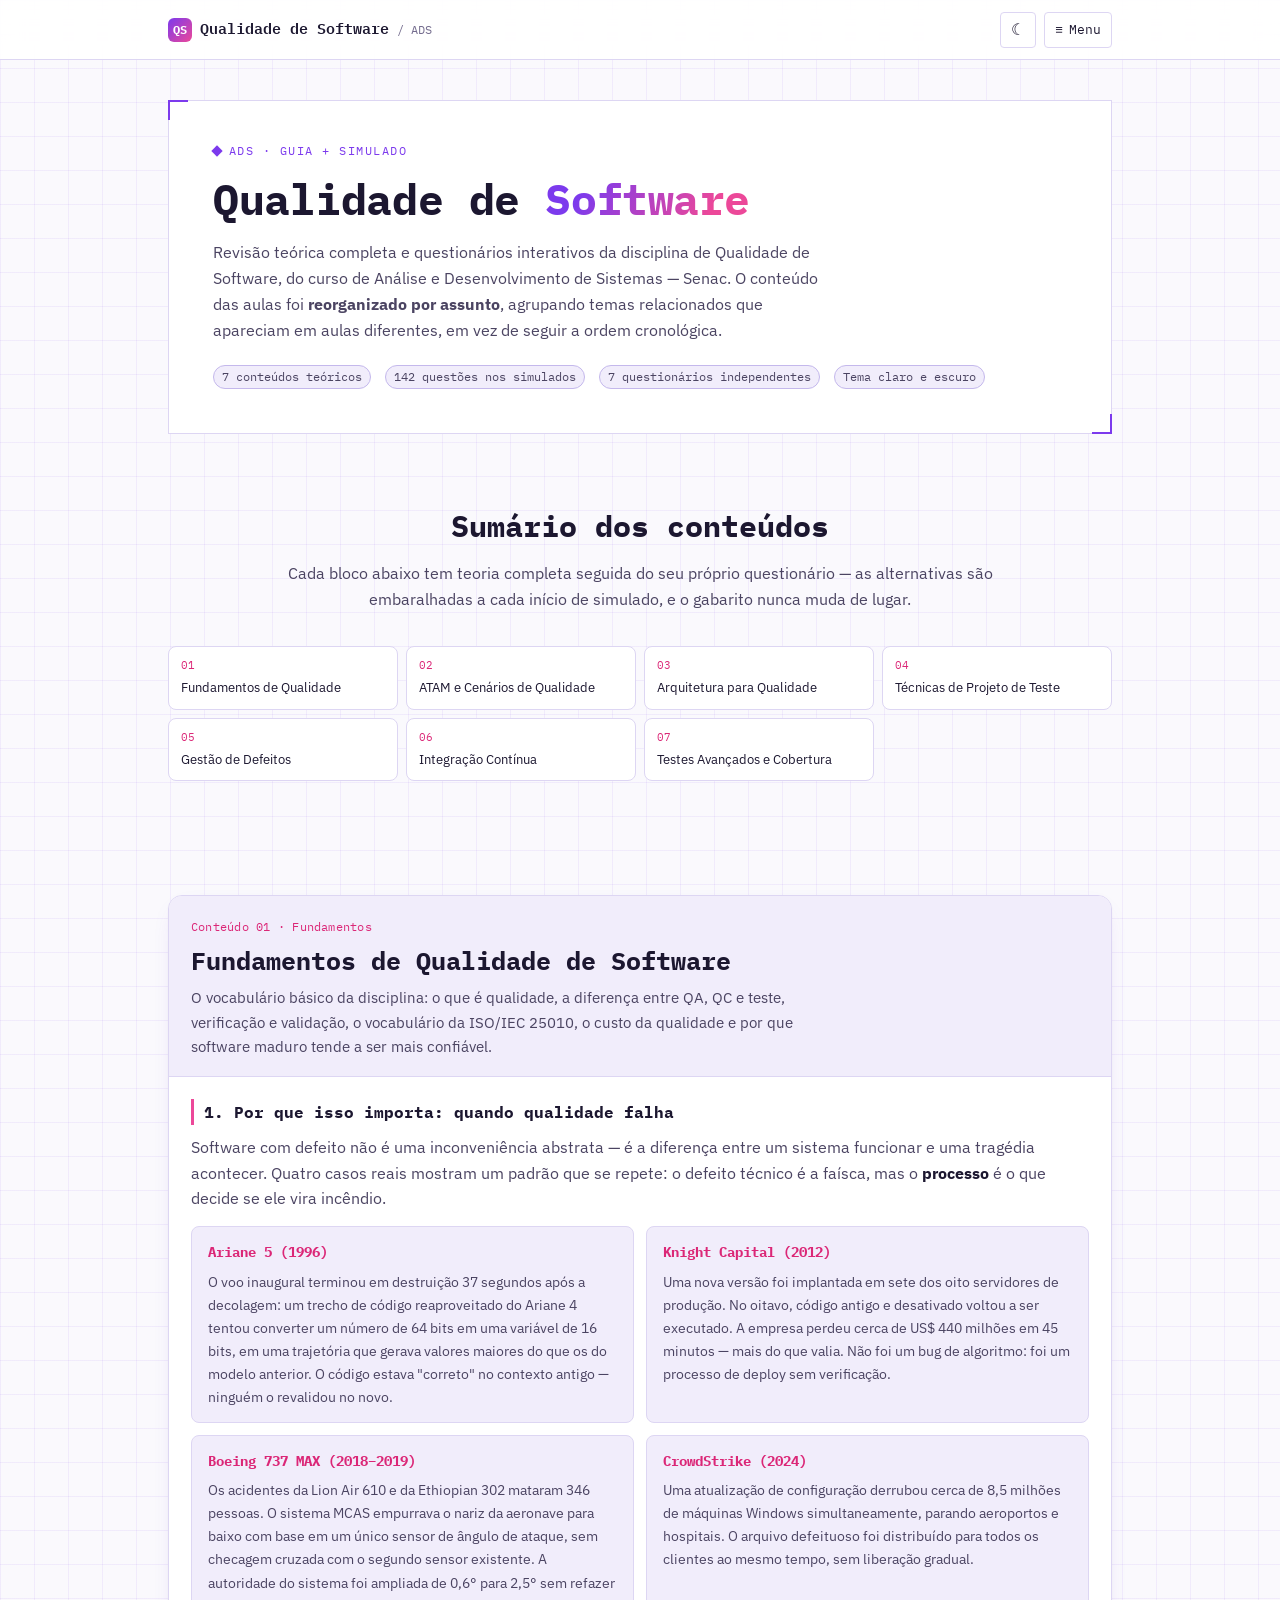
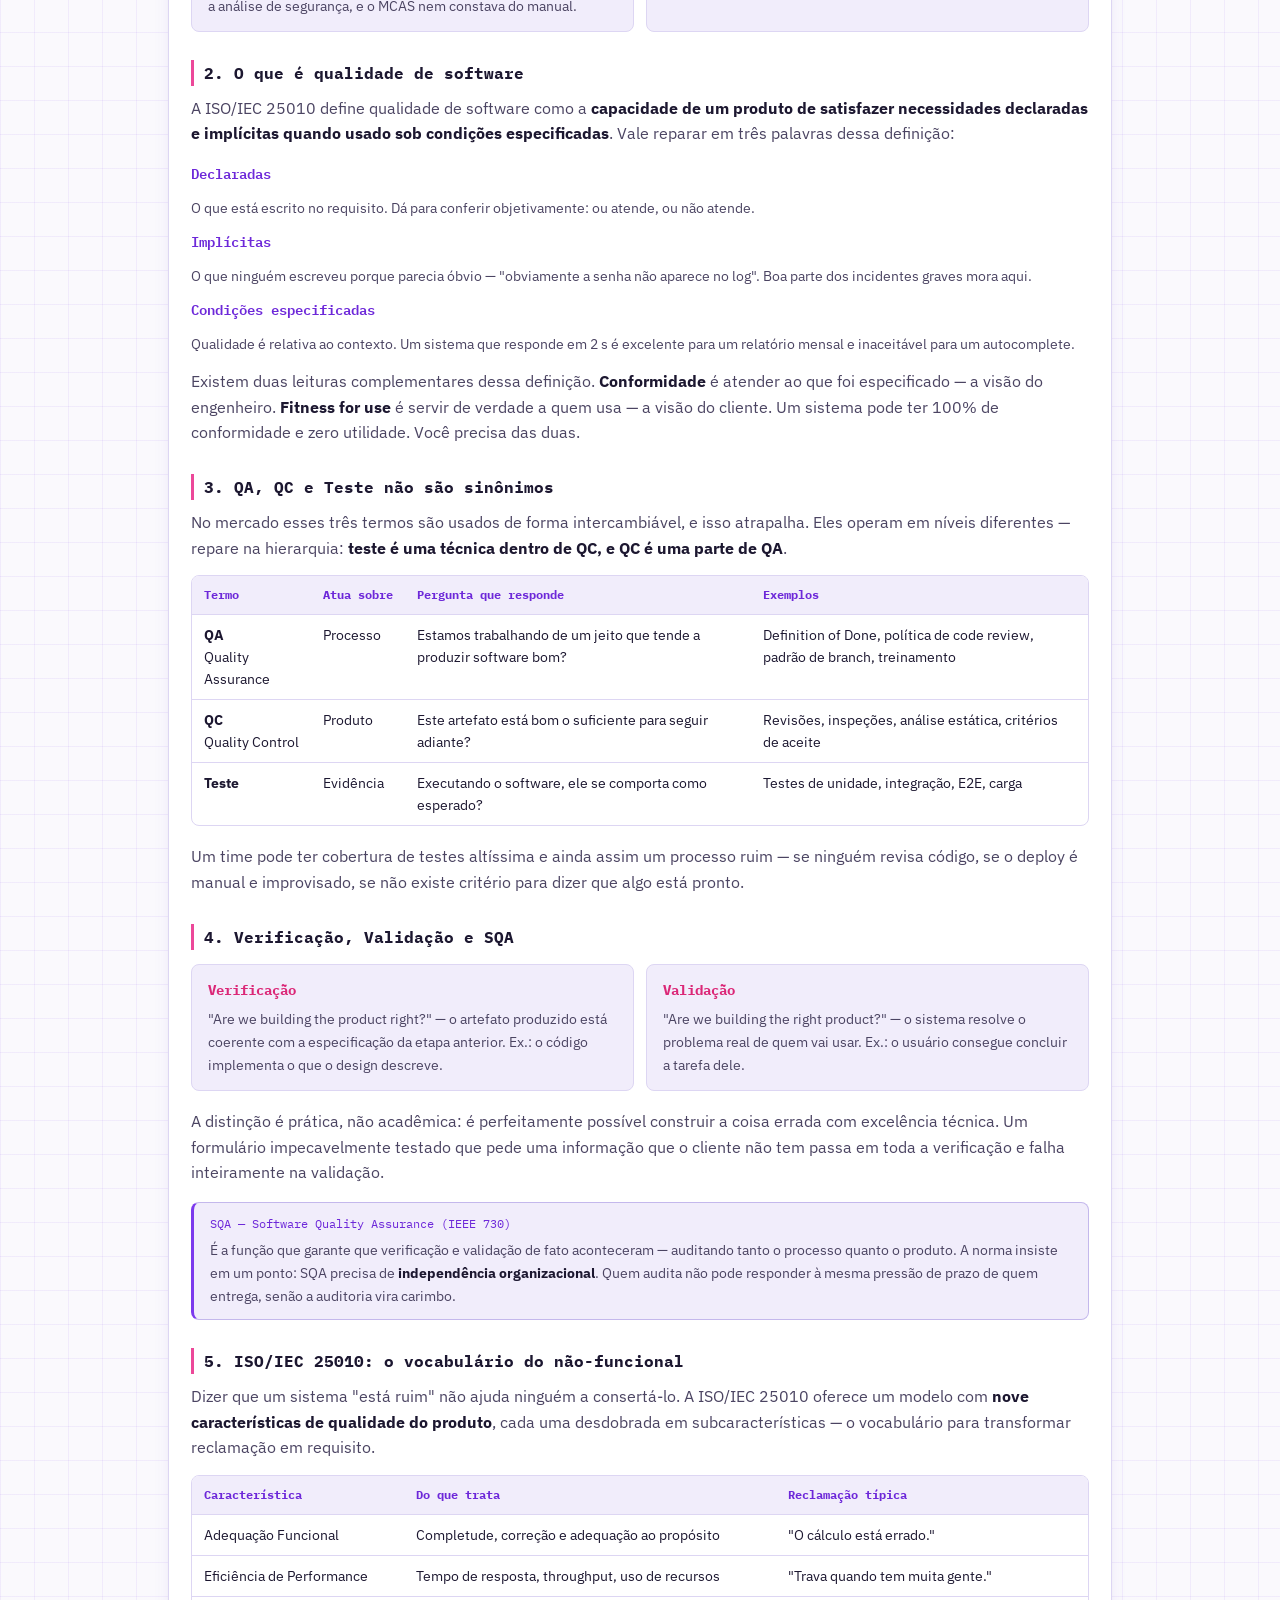
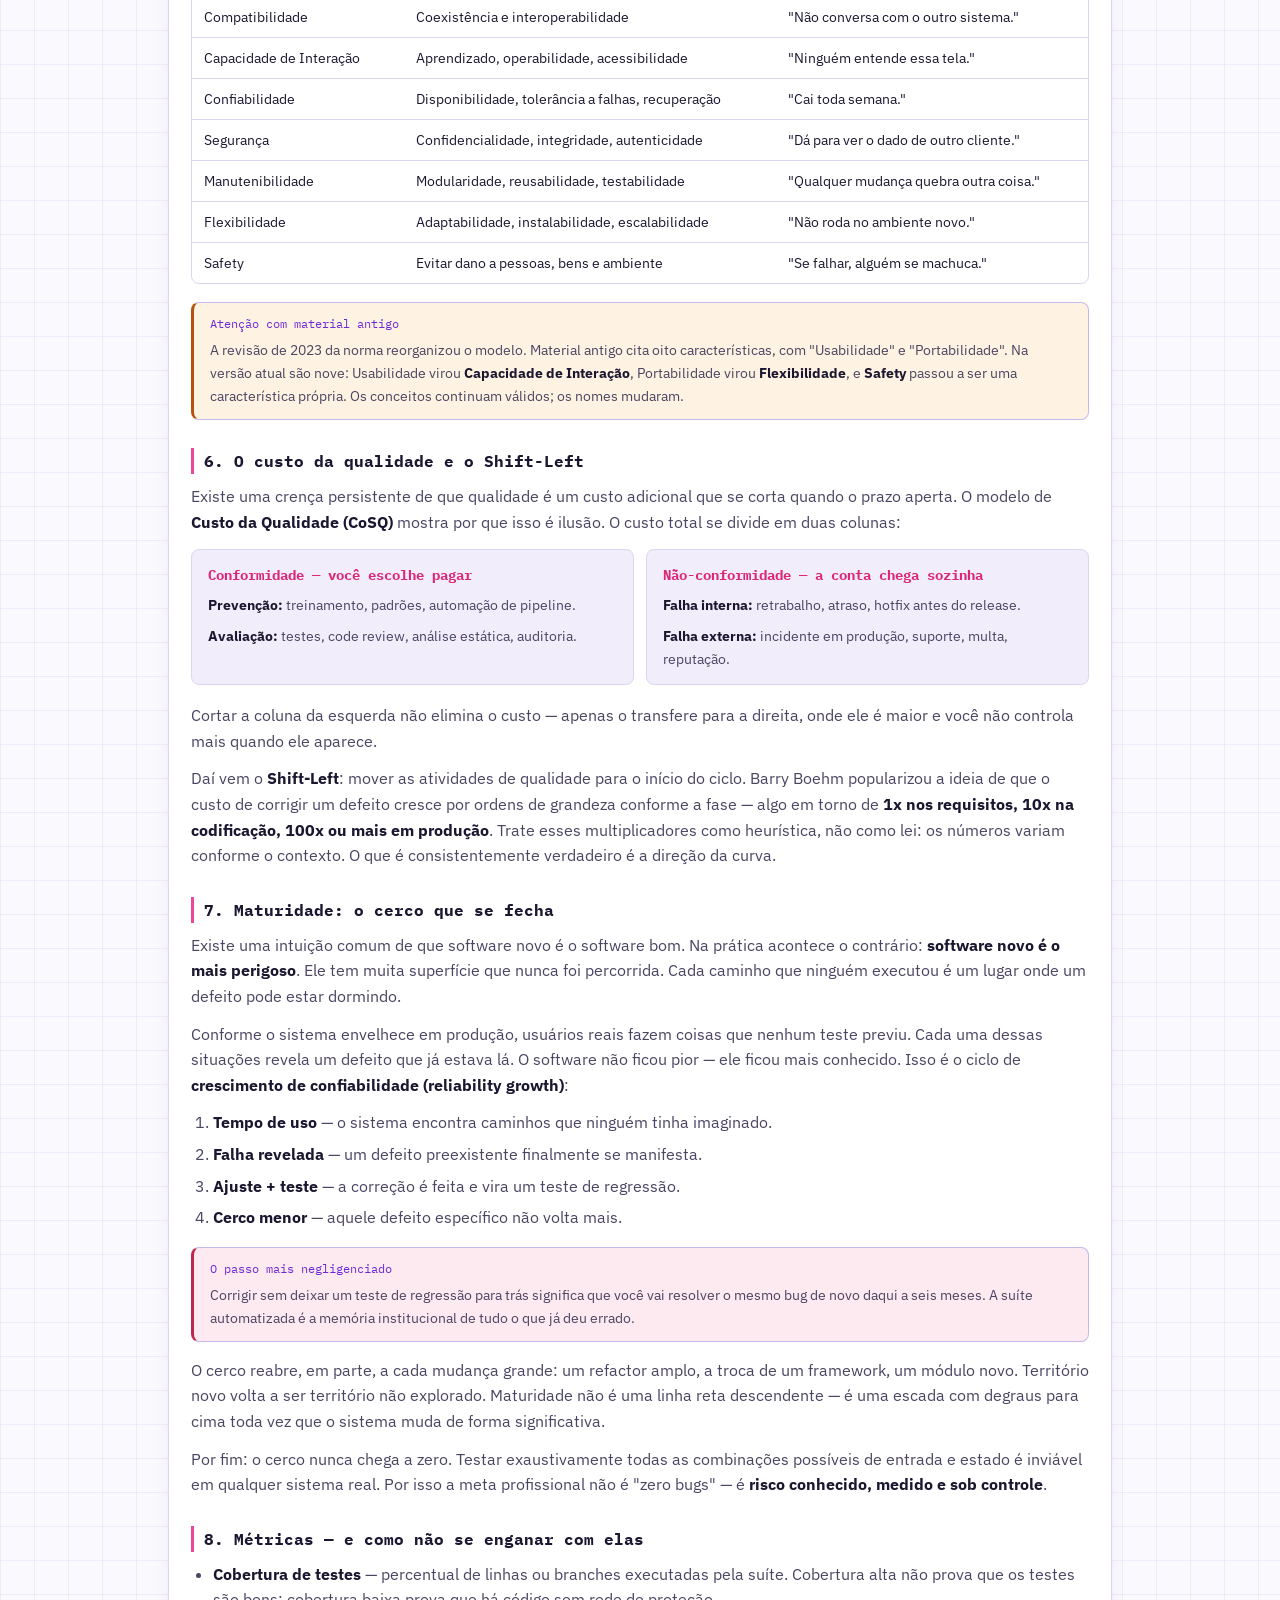
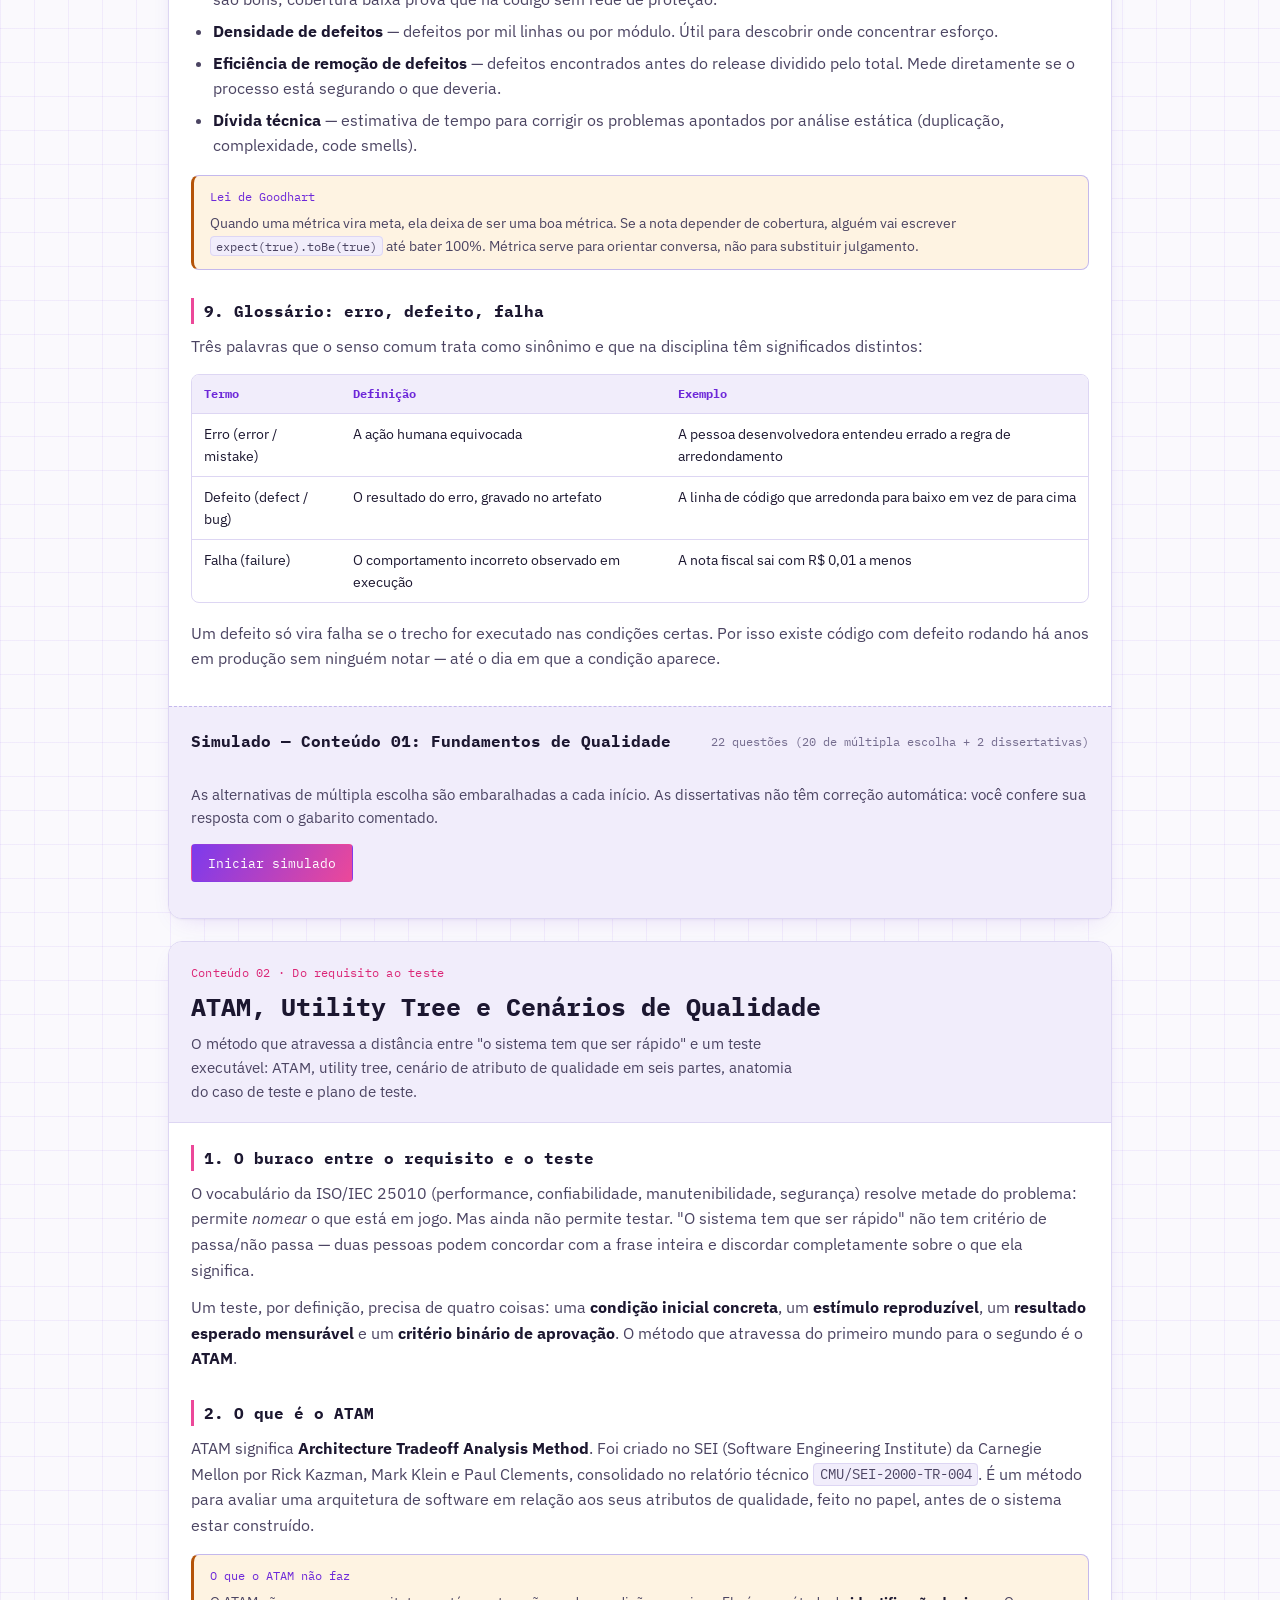
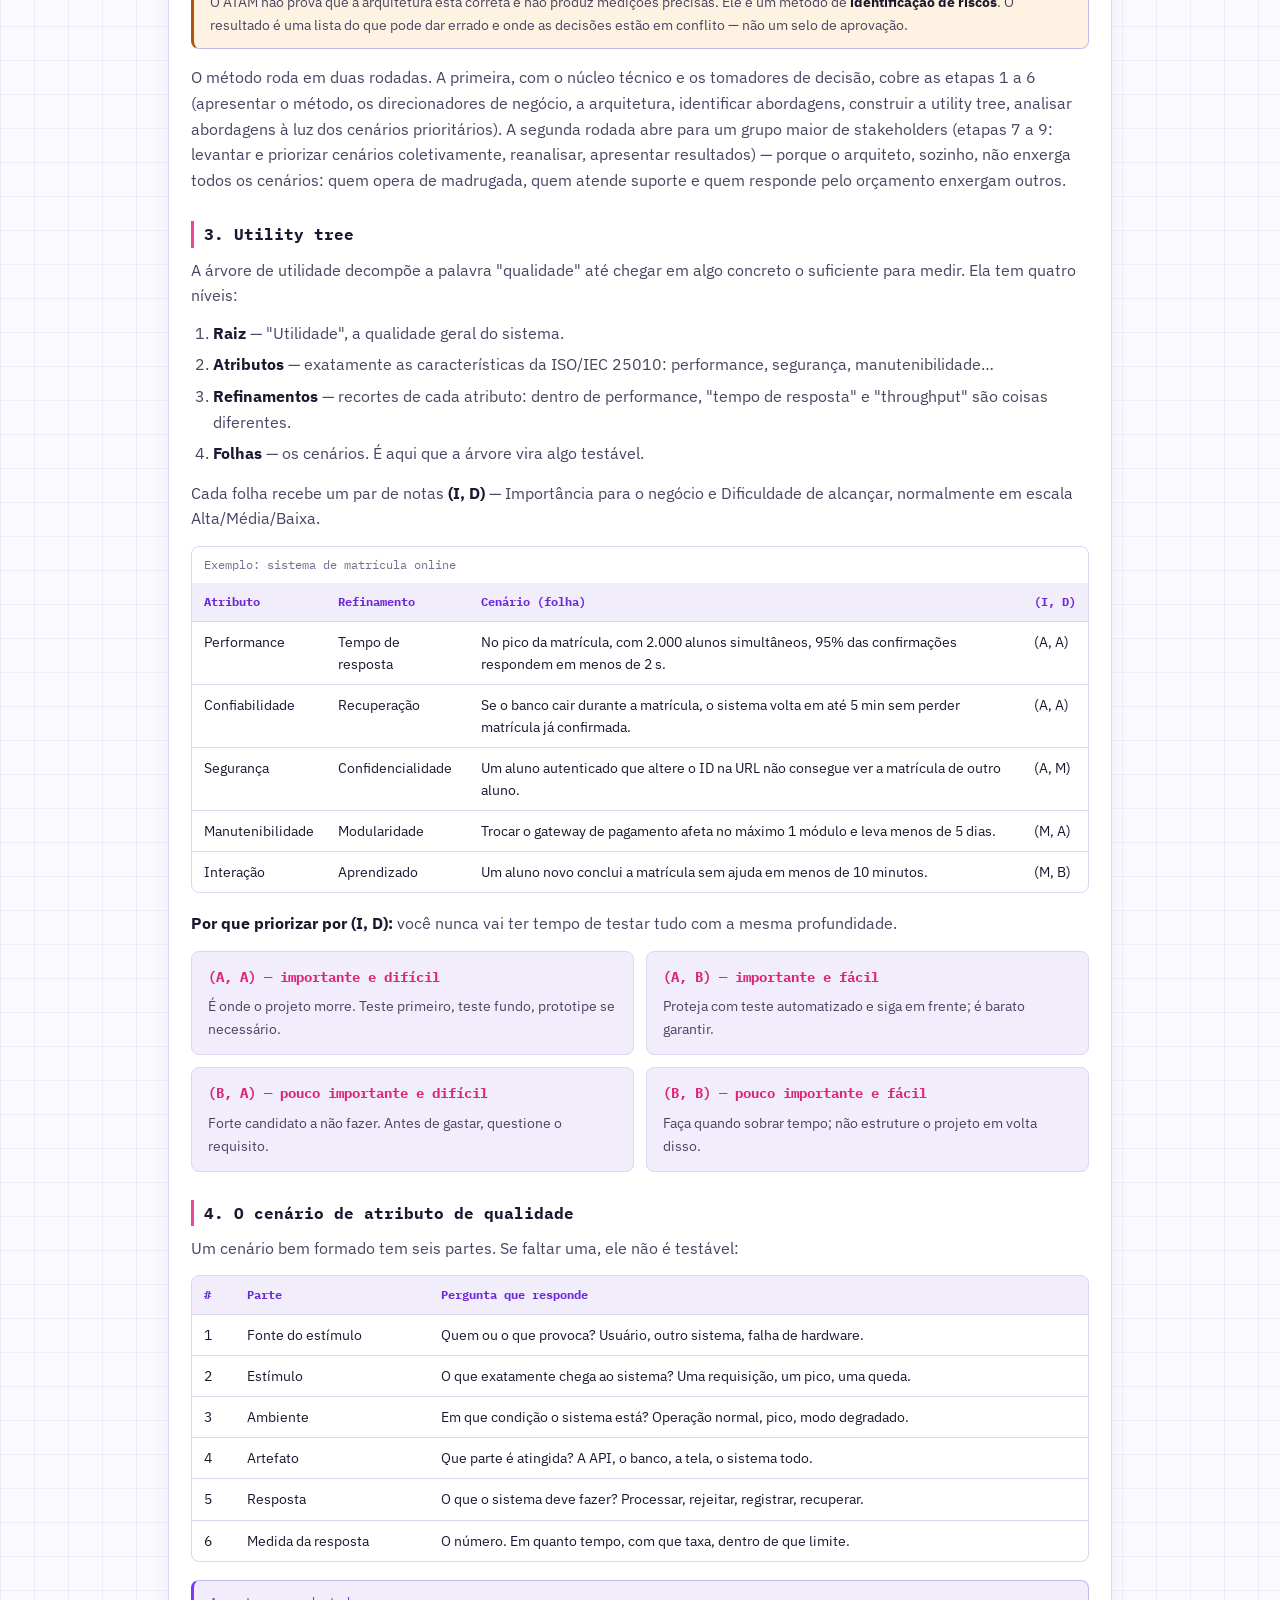
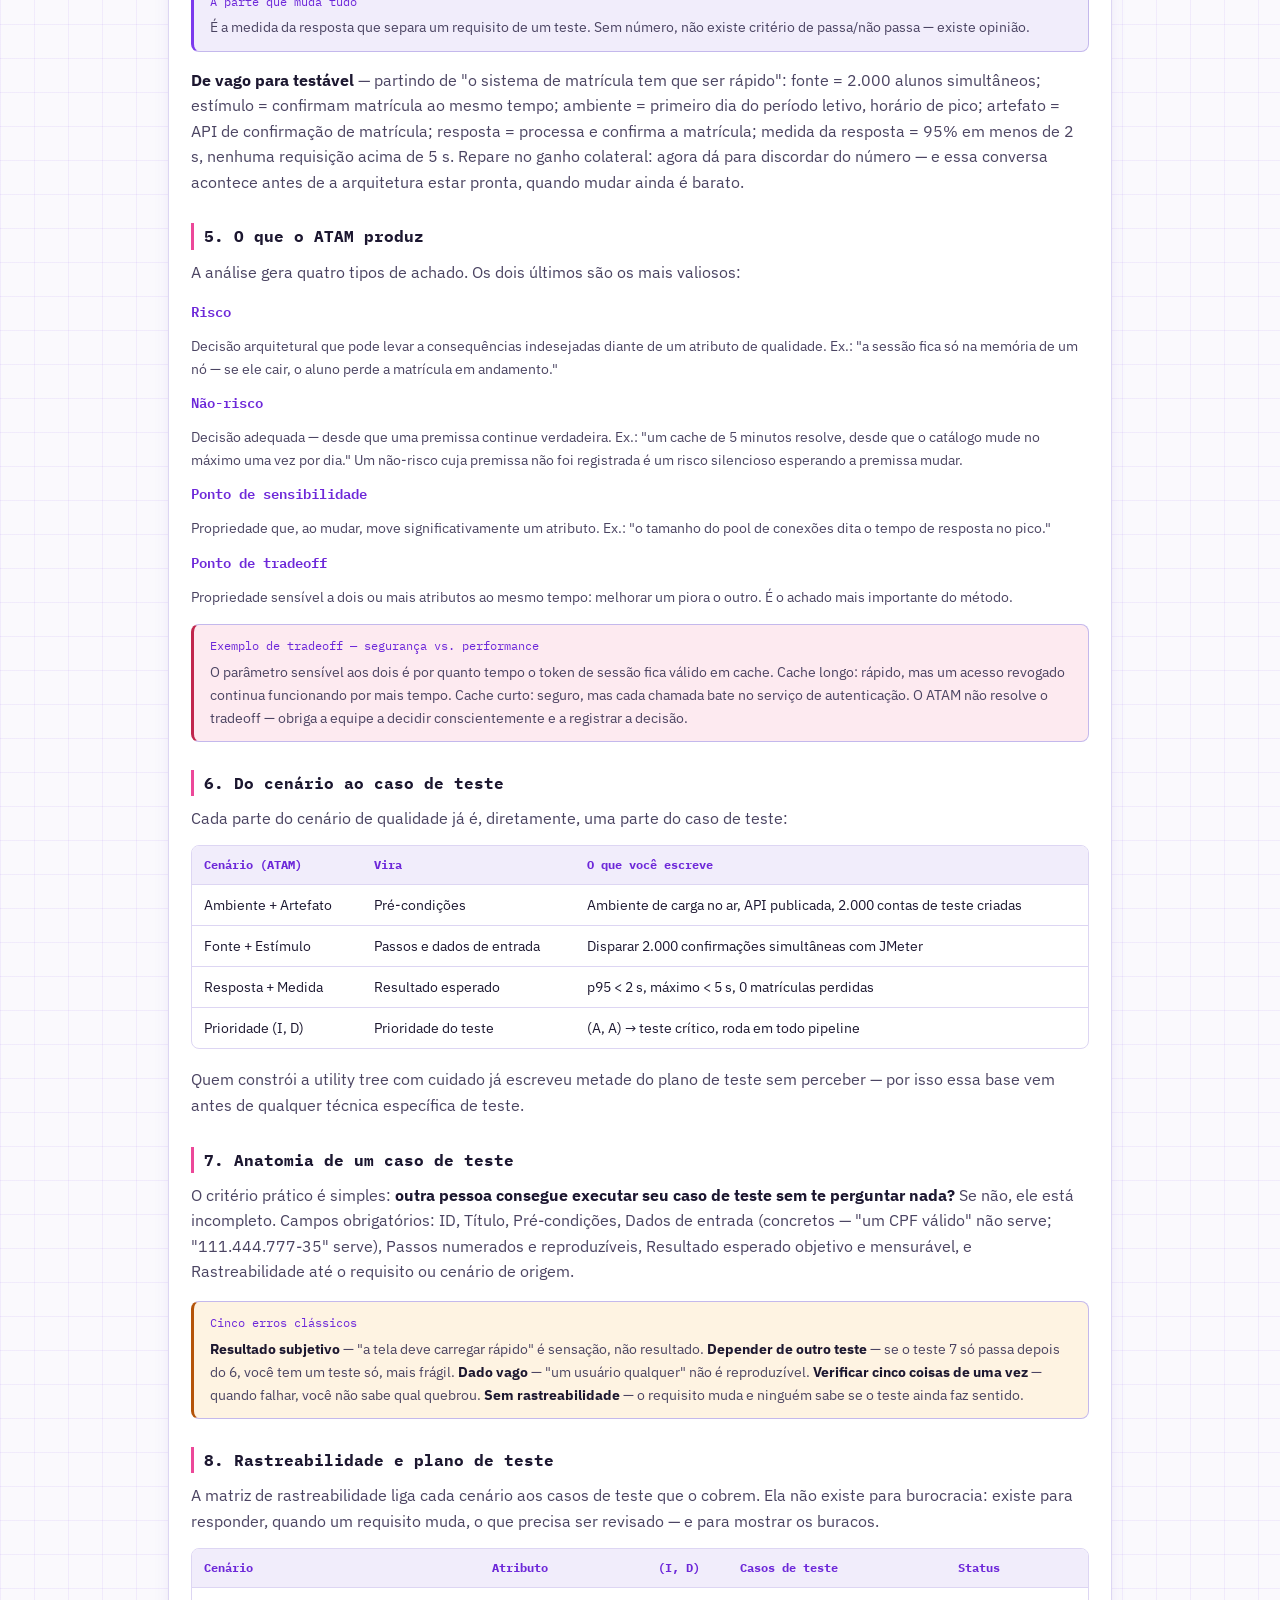
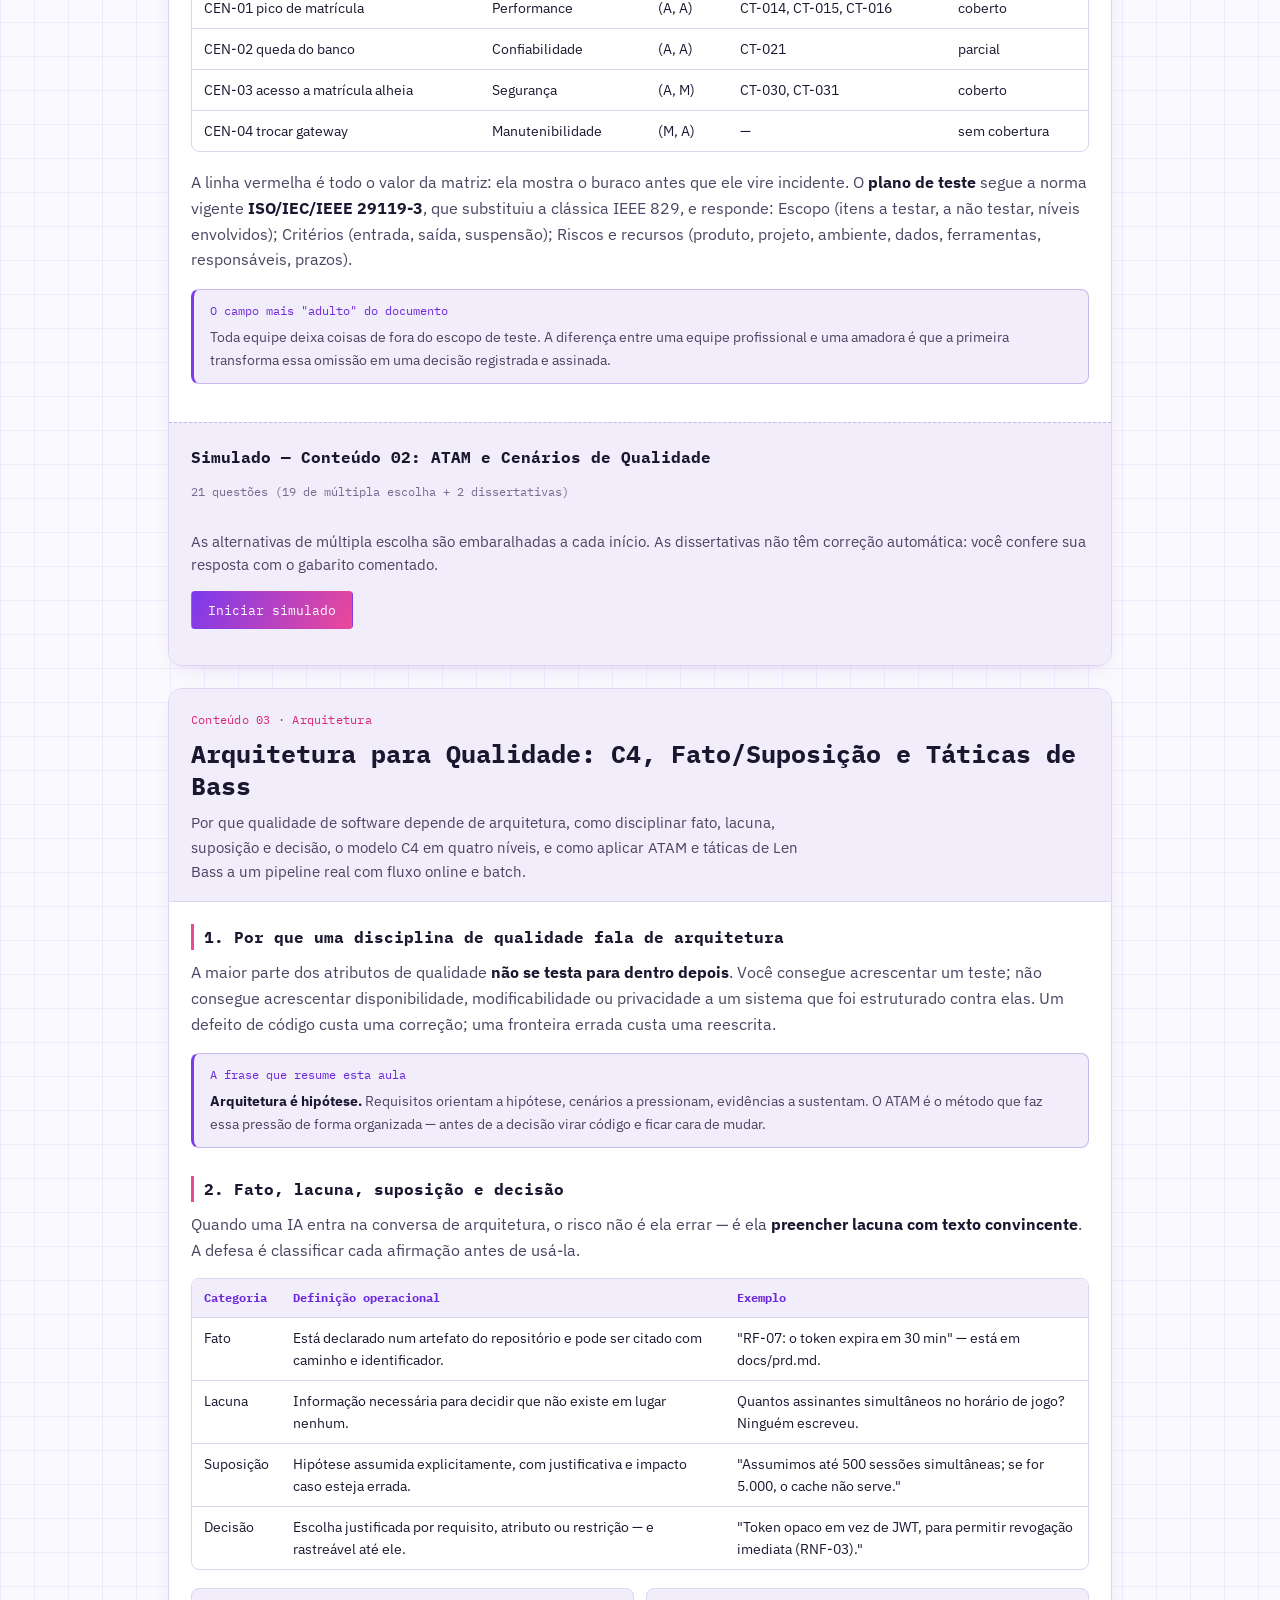
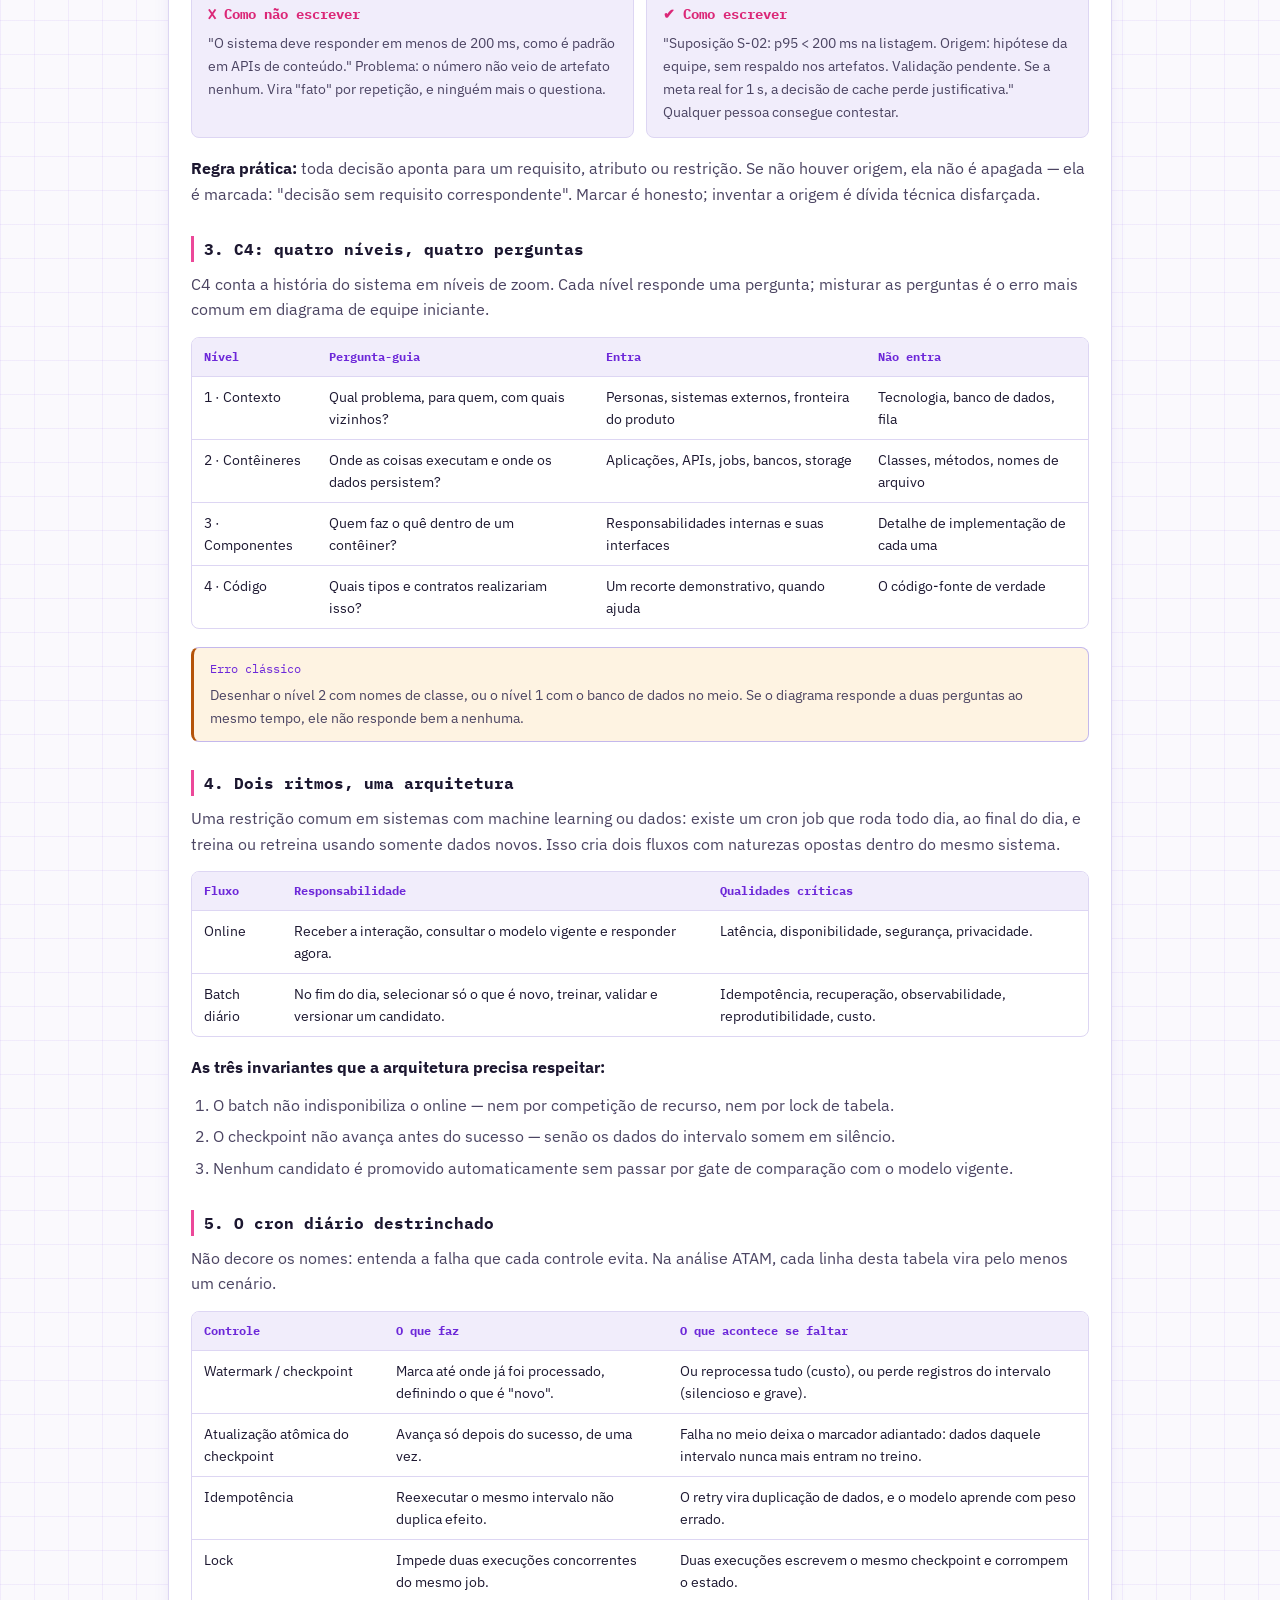
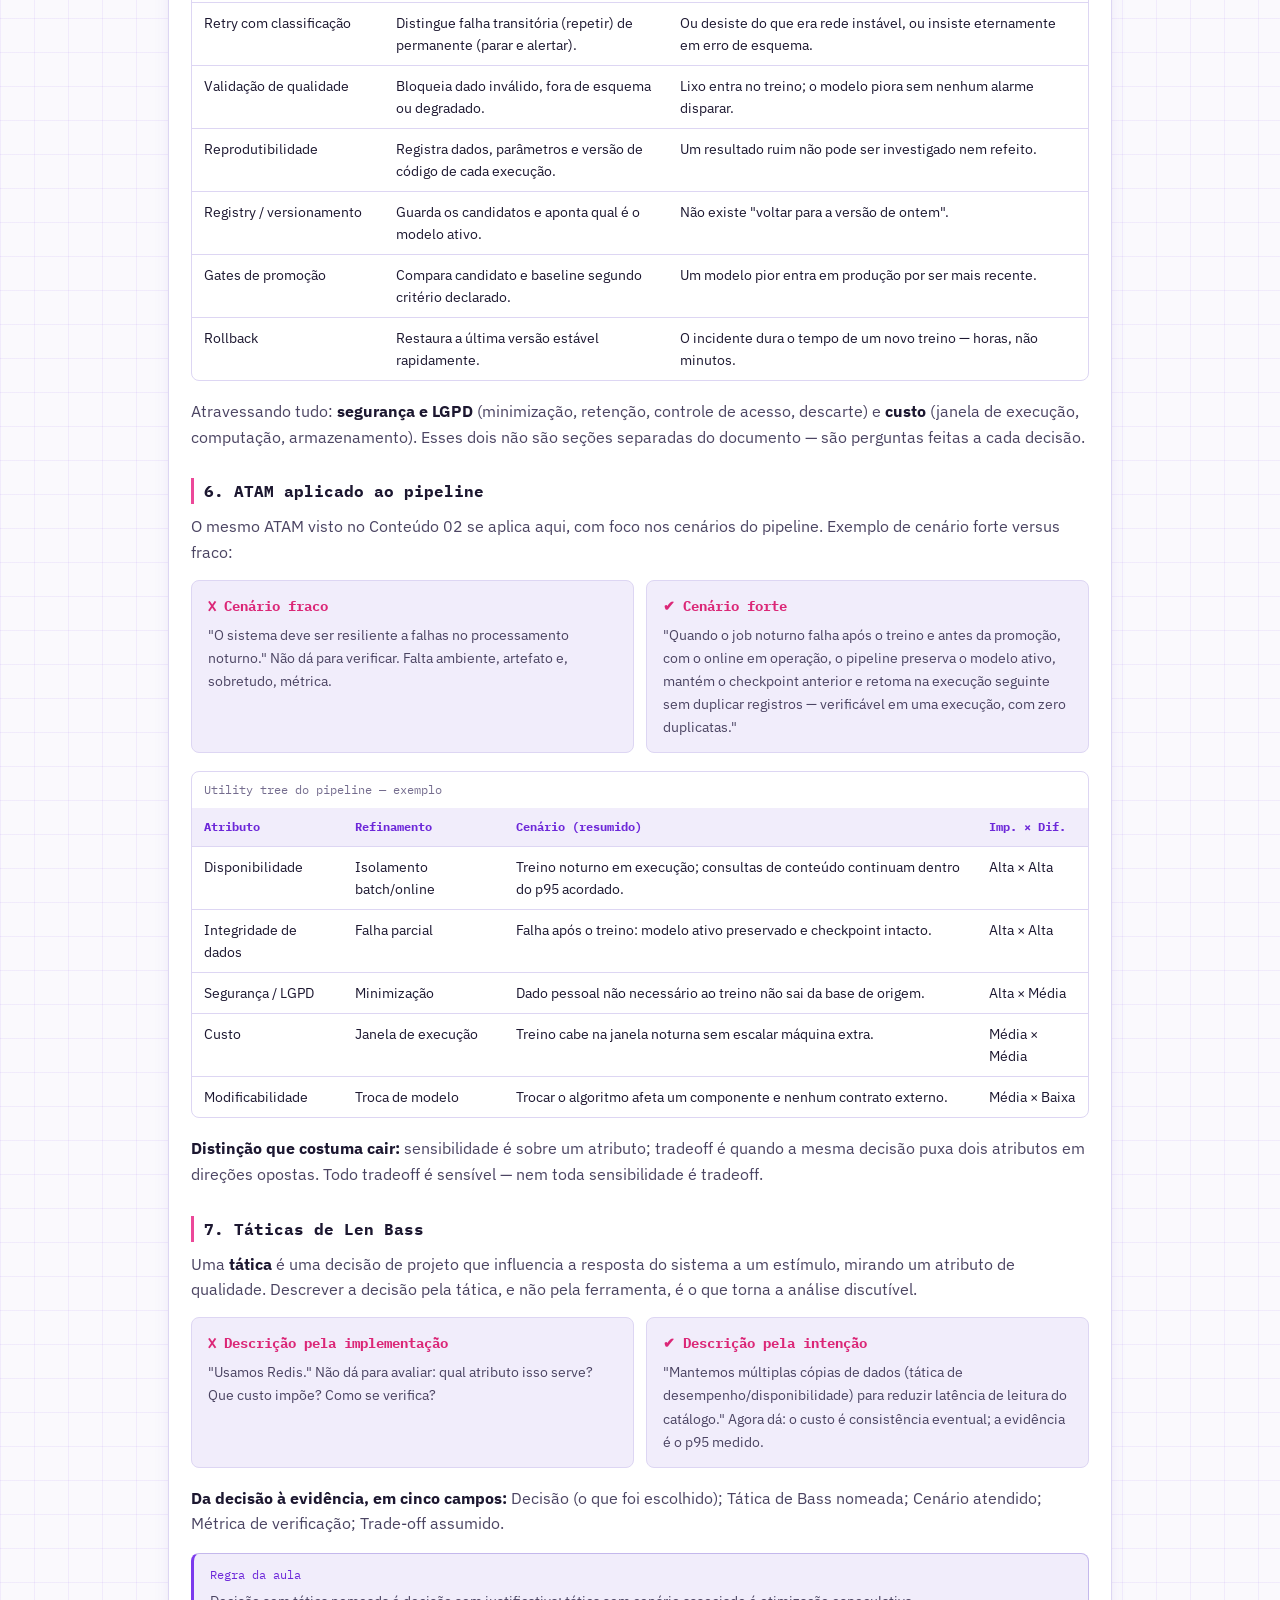
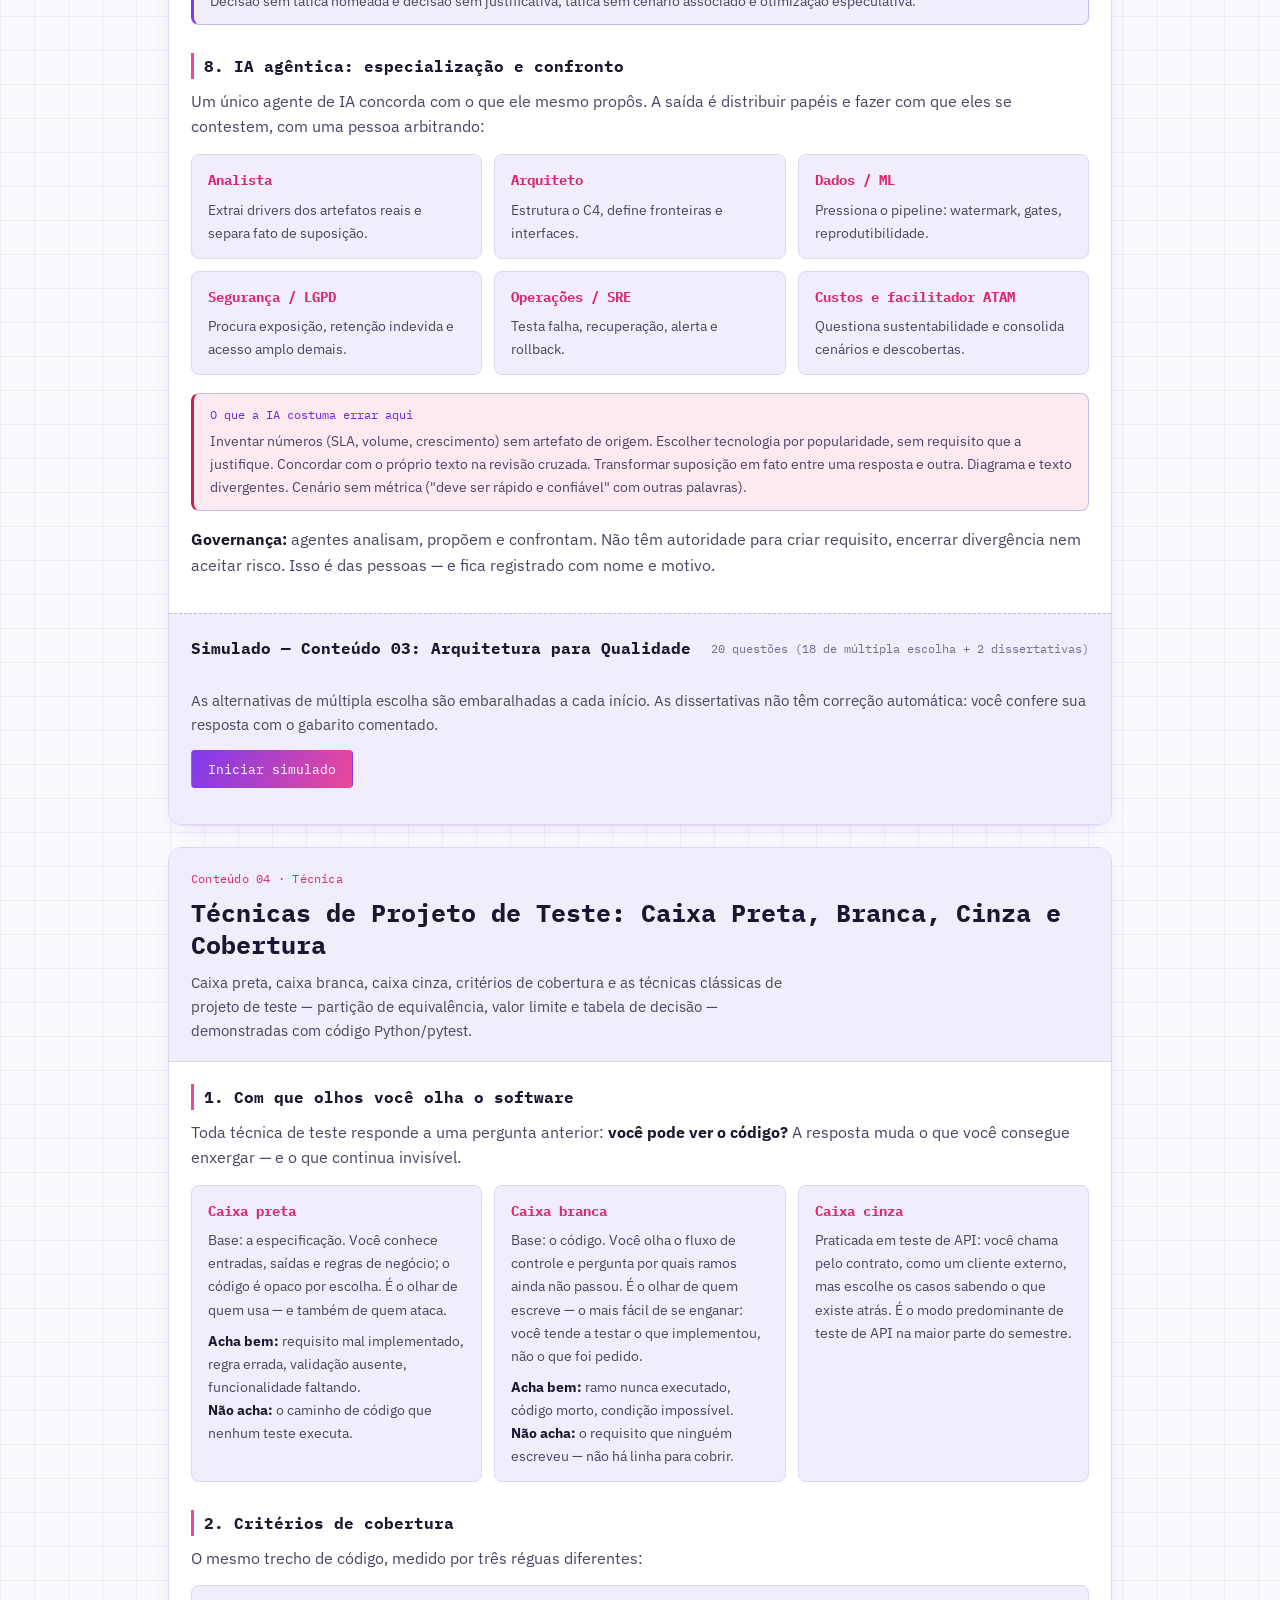
<file: index.html>
<!DOCTYPE html>
<html lang="pt-BR">
<head>
<meta charset="UTF-8">
<meta name="viewport" content="width=device-width, initial-scale=1.0">
<title>Qualidade de Software — ADS Senac</title>
<meta name="description" content="Material de estudo interativo de Qualidade de Software — ADS Senac. Teoria organizada por conteúdo e questionários com ~20 questões cada, tema violeta/rosa, claro e escuro.">
<link rel="icon" href="data:image/svg+xml,<svg xmlns=%22http://www.w3.org/2000/svg%22 viewBox=%220 0 100 100%22><text y=%22.9em%22 font-size=%2290%22>🧪</text></svg>">
<link rel="stylesheet" href="css/style.css">
</head>
<body>

<header class="site-header" id="site-header">
  <div class="wrap">
    <a class="brand" href="#top">
      <span class="brand-mark" aria-hidden="true">QS</span>
      <span class="brand-title">Qualidade de Software</span>
      <span class="brand-sub">/ ADS</span>
    </a>
    <div class="header-actions">
      <button class="theme-toggle" id="theme-toggle" type="button" aria-label="Alternar tema claro/escuro">◐</button>
      <button class="nav-toggle" id="nav-toggle" type="button" aria-label="Abrir menu de navegação" aria-expanded="false" aria-controls="site-menu">
        <span class="nav-toggle-icon" aria-hidden="true">≡</span>
        <span class="nav-toggle-label">Menu</span>
      </button>
    </div>
  </div>
  <!-- Preenchido por js/app.js a partir de content/chapters.json -->
  <nav class="site-menu" id="site-menu" aria-label="Navegação de conteúdos" hidden></nav>
</header>

<main id="top">
  <section class="hero">
    <div class="wrap">
      <div class="hero-card">
        <p class="hero-eyebrow">ADS · Guia + Simulado</p>
        <h1>Qualidade de <span>Software</span></h1>
        <p class="lede">
          Revisão teórica completa e questionários interativos da disciplina de Qualidade de Software,
          do curso de Análise e Desenvolvimento de Sistemas — Senac. O conteúdo das aulas foi
          <strong>reorganizado por assunto</strong>, agrupando temas relacionados que apareciam em
          aulas diferentes, em vez de seguir a ordem cronológica.
        </p>
        <div class="chips">
          <span class="chip">7 conteúdos teóricos</span>
          <span class="chip"><span id="total-questions">~140</span> questões nos simulados</span>
          <span class="chip">7 questionários independentes</span>
          <span class="chip">Tema claro e escuro</span>
        </div>
      </div>
    </div>
  </section>

  <section class="sheet" id="conteudos">
    <div class="wrap">
      <div class="section-intro">
        <h2>Sumário dos conteúdos</h2>
        <p>Cada bloco abaixo tem teoria completa seguida do seu próprio questionário — as alternativas
        são embaralhadas a cada início de simulado, e o gabarito nunca muda de lugar.</p>
      </div>
      <div class="toc" id="toc"></div>
    </div>
  </section>

  <!-- Capítulos (teoria + questionário) são montados por js/app.js -->
  <section class="sheet" id="chapters" aria-live="polite">
    <div class="wrap">
      <p class="loading" id="loading">Carregando conteúdos…</p>
      <noscript><p class="loading">Este material precisa de JavaScript habilitado para carregar os conteúdos e os simulados.</p></noscript>
    </div>
  </section>

  <section class="sheet" id="fontes">
    <div class="wrap">
      <div class="sources-card">
        <h2>Fontes</h2>
        <p>Este material foi elaborado a partir das aulas da disciplina de Qualidade de Software
        (ADS — Senac), com o conteúdo reorganizado pedagogicamente por assunto. As questões e o
        resumo teórico servem como apoio para estudo e revisão. As dissertativas não têm correção
        automática — use o gabarito comentado para autoavaliação.</p>
        <div class="toc toc-inline" id="sources-toc"></div>
      </div>
    </div>
  </section>
</main>

<footer class="site-footer">
  <div class="wrap footer-inner">
    <p>Material de estudo não oficial de Qualidade de Software — ADS Senac.</p>
    <p class="footer-links">
      <a href="#top">Voltar ao topo</a>
      <a href="https://github.com/SenacOS/ADS-Simulado-QualidadeSoftware" target="_blank" rel="noopener">Repositório</a>
      <span>Simulado hospedado no <a href="https://github.com/SenacOS" target="_blank" rel="noopener">SenacOS</a></span>
    </p>
  </div>
</footer>

<script src="js/theme.js"></script>
<script src="js/nav.js"></script>
<script src="js/quiz.js"></script>
<script src="js/app.js"></script>
</body>
</html>
</file>
<file: css/style.css>
@charset "UTF-8";
@import url("https://fonts.googleapis.com/css2?family=IBM+Plex+Mono:wght@400;500;600;700&family=IBM+Plex+Sans:wght@400;500;600;700&display=swap");

/* ==========================================================================
   Qualidade de Software — ADS Senac — Design System
   Blueprint técnico, paleta violeta + rosa, tema claro/escuro por tokens CSS
   ========================================================================== */

:root {
  color-scheme: light;

  /* -- paleta base -- */
  --accent: #7c3aed;
  --accent-strong: #6d28d9;
  --accent-soft: #a78bfa;
  --accent-pink: #ec4899;
  --accent-pink-strong: #db2777;

  /* -- superfícies (claro) -- */
  --bg: #faf9fd;
  --bg-raised: #ffffff;
  --bg-sunken: #f1edfb;
  --line: #ddd6f3;
  --line-strong: #c4b8ec;
  --grid-line: rgba(124, 58, 237, 0.07);

  /* -- texto -- */
  --ink: #1c1730;
  --ink-soft: #4b4462;
  --ink-faint: #746c8e;

  /* -- estados -- */
  --ok: #17924f;
  --ok-bg: #e6f7ee;
  --ok-line: #9bdcb9;
  --bad: #c0264d;
  --bad-bg: #fdeaf0;
  --bad-line: #f0aec4;
  --warn: #b45309;
  --warn-bg: #fef3e2;

  /* -- tipografia -- */
  --font-mono: "IBM Plex Mono", ui-monospace, SFMono-Regular, Menlo, monospace;
  --font-sans: "IBM Plex Sans", -apple-system, BlinkMacSystemFont, "Segoe UI", sans-serif;

  /* -- forma -- */
  --radius-s: 4px;
  --radius-m: 8px;
  --radius-l: 14px;
  --shadow-card: 0 1px 2px rgba(28, 23, 48, 0.04), 0 8px 24px -14px rgba(109, 40, 217, 0.25);

  --header-h: 60px;
}

:root[data-theme="dark"] {
  color-scheme: dark;
  --accent: #a78bfa;
  --accent-strong: #c4b5fd;
  --accent-soft: #8b5cf6;
  --accent-pink: #f472b6;
  --accent-pink-strong: #fb7185;

  --bg: #120f1e;
  --bg-raised: #1a1530;
  --bg-sunken: #171227;
  --line: #362a5c;
  --line-strong: #4b3a7a;
  --grid-line: rgba(167, 139, 250, 0.08);

  --ink: #f1edfb;
  --ink-soft: #c8bfe6;
  --ink-faint: #8f83b8;

  --ok: #4ade80;
  --ok-bg: #12281c;
  --ok-line: #2c5f42;
  --bad: #fb7185;
  --bad-bg: #2c1420;
  --bad-line: #6b2540;
  --warn: #fbbf24;
  --warn-bg: #2c2210;

  --shadow-card: 0 1px 2px rgba(0, 0, 0, 0.3), 0 10px 30px -16px rgba(0, 0, 0, 0.6);
}

@media (prefers-color-scheme: dark) {
  :root:not([data-theme="light"]) {
    color-scheme: dark;
    --accent: #a78bfa;
    --accent-strong: #c4b5fd;
    --accent-soft: #8b5cf6;
    --accent-pink: #f472b6;
    --accent-pink-strong: #fb7185;

    --bg: #120f1e;
    --bg-raised: #1a1530;
    --bg-sunken: #171227;
    --line: #362a5c;
    --line-strong: #4b3a7a;
    --grid-line: rgba(167, 139, 250, 0.08);

    --ink: #f1edfb;
    --ink-soft: #c8bfe6;
    --ink-faint: #8f83b8;

    --ok: #4ade80;
    --ok-bg: #12281c;
    --ok-line: #2c5f42;
    --bad: #fb7185;
    --bad-bg: #2c1420;
    --bad-line: #6b2540;
    --warn: #fbbf24;
    --warn-bg: #2c2210;

    --shadow-card: 0 1px 2px rgba(0, 0, 0, 0.3), 0 10px 30px -16px rgba(0, 0, 0, 0.6);
  }
}

* {
  box-sizing: border-box;
}

html {
  scroll-behavior: smooth;
  scroll-padding-top: calc(var(--header-h) + 14px);
  max-width: 100%;
  overflow-x: hidden;
}

body {
  margin: 0;
  max-width: 100%;
  overflow-x: hidden;
  background:
    linear-gradient(var(--grid-line) 1px, transparent 1px) 0 0 / 100% 34px,
    linear-gradient(90deg, var(--grid-line) 1px, transparent 1px) 0 0 / 34px 100%,
    var(--bg);
  color: var(--ink);
  font-family: var(--font-sans);
  font-size: 16px;
  line-height: 1.6;
  -webkit-font-smoothing: antialiased;
  transition: background-color 0.2s ease, color 0.2s ease;
}

.wrap {
  max-width: 980px;
  margin: 0 auto;
  padding: 0 18px;
}

a {
  color: var(--accent-strong);
}

code, pre, kbd {
  font-family: var(--font-mono);
}

pre {
  background: var(--bg-sunken);
  border: 1px solid var(--line);
  border-radius: var(--radius-m);
  padding: 14px 16px;
  overflow-x: auto;
  font-size: 0.82rem;
  line-height: 1.55;
}

code:not(pre code) {
  background: var(--bg-sunken);
  border: 1px solid var(--line);
  border-radius: 4px;
  padding: 0.1em 0.4em;
  font-size: 0.86em;
}

:focus-visible {
  outline: 2px solid var(--accent-pink);
  outline-offset: 2px;
  border-radius: 3px;
}

::selection {
  background: var(--accent-soft);
  color: #120f1e;
}

/* ==========================================================================
   Header
   ========================================================================== */

.site-header {
  position: sticky;
  top: 0;
  z-index: 50;
  height: var(--header-h);
  display: flex;
  align-items: center;
  background: color-mix(in srgb, var(--bg-raised) 88%, transparent);
  backdrop-filter: blur(10px);
  border-bottom: 1px solid var(--line);
}

.site-header .wrap {
  display: flex;
  align-items: center;
  justify-content: space-between;
  gap: 12px;
  width: 100%;
}

.brand {
  display: flex;
  align-items: baseline;
  gap: 8px;
  font-family: var(--font-mono);
  font-weight: 600;
  font-size: 0.92rem;
  color: var(--ink);
  text-decoration: none;
  white-space: nowrap;
}

.brand .brand-mark {
  display: inline-flex;
  align-items: center;
  justify-content: center;
  width: 24px;
  height: 24px;
  border-radius: 6px;
  background: linear-gradient(135deg, var(--accent), var(--accent-pink));
  color: #fff;
  font-size: 0.72rem;
  font-weight: 700;
}

.brand {
  min-width: 0;
  flex-shrink: 1;
}

/* Só o texto do título encolhe/trunca; o selo "QS" e o sufixo "/ ADS"
   mantêm seu tamanho natural (o sufixo já some abaixo de 520px). */
.brand-title {
  min-width: 0;
  overflow: hidden;
  text-overflow: ellipsis;
  white-space: nowrap;
}

.header-actions {
  flex-shrink: 0;
}

/* telas pequenas: botão só com o ícone e sem o sufixo da marca */
.nav-toggle-label,
.brand .brand-sub {
  display: none;
}

@media (min-width: 520px) {
  .nav-toggle-label {
    display: inline;
  }
  .brand .brand-sub {
    display: inline;
  }
}

.brand .brand-sub {
  color: var(--ink-faint);
  font-weight: 400;
  font-size: 0.78rem;
}

.header-actions {
  display: flex;
  align-items: center;
  gap: 8px;
}

.nav-toggle {
  display: inline-flex;
  align-items: center;
  justify-content: center;
  gap: 6px;
  min-width: 36px;
  height: 36px;
  padding: 0 10px;
  font-family: var(--font-mono);
  font-size: 0.8rem;
  border-radius: var(--radius-s);
  border: 1px solid var(--line);
  background: var(--bg-raised);
  color: var(--ink);
  cursor: pointer;
}

.theme-toggle {
  display: inline-flex;
  align-items: center;
  justify-content: center;
  width: 36px;
  height: 36px;
  border-radius: var(--radius-s);
  border: 1px solid var(--line);
  background: var(--bg-raised);
  color: var(--ink);
  cursor: pointer;
  font-size: 1rem;
  line-height: 1;
}

.theme-toggle:hover, .nav-toggle:hover {
  border-color: var(--accent-soft);
}

.site-menu {
  position: absolute;
  top: 100%;
  left: 0;
  right: 0;
  max-height: calc(100vh - var(--header-h));
  overflow-y: auto;
  background: var(--bg-raised);
  border-bottom: 1px solid var(--line);
  box-shadow: 0 18px 30px -20px rgba(28, 23, 48, 0.35);
}

.site-menu[hidden] {
  display: none;
}

.site-menu .site-menu-list {
  display: grid;
  grid-template-columns: 1fr;
  gap: 4px;
  padding-top: 10px;
  padding-bottom: 14px;
  font-family: var(--font-mono);
  font-size: 0.85rem;
}

.site-menu-list a {
  display: block;
  overflow-wrap: anywhere;
  padding: 10px 12px;
  border-radius: var(--radius-s);
  color: var(--ink-soft);
  text-decoration: none;
}

.site-menu-list a:hover,
.site-menu-list a:focus-visible {
  color: var(--accent-strong);
  background: var(--bg-sunken);
}

@media (min-width: 700px) {
  .site-menu .site-menu-list {
    grid-template-columns: repeat(2, 1fr);
  }
}

/* ==========================================================================
   Hero
   ========================================================================== */

.hero {
  padding: 40px 0 28px;
}

.hero-card {
  position: relative;
  background: var(--bg-raised);
  border: 1px solid var(--line);
  padding: 28px 22px 26px;
}

/* cantos em "colchete", como no visual de referência */
.hero-card::before,
.hero-card::after,
.sources-card::before,
.sources-card::after {
  content: "";
  position: absolute;
  width: 18px;
  height: 18px;
  border: 2px solid var(--accent);
  pointer-events: none;
}

.hero-card::before,
.sources-card::before {
  top: -1px;
  left: -1px;
  border-right: 0;
  border-bottom: 0;
}

.hero-card::after,
.sources-card::after {
  right: -1px;
  bottom: -1px;
  border-left: 0;
  border-top: 0;
}

@media (min-width: 640px) {
  .hero-card {
    padding: 40px 44px 38px;
  }
}

.hero-eyebrow {
  font-family: var(--font-mono);
  font-size: 0.78rem;
  letter-spacing: 0.12em;
  text-transform: uppercase;
  color: var(--accent);
  margin: 0 0 14px;
  display: flex;
  align-items: center;
  gap: 8px;
}

.hero-eyebrow::before {
  content: "";
  width: 8px;
  height: 8px;
  background: var(--accent);
  transform: rotate(45deg);
  display: inline-block;
}

.hero h1 {
  font-family: var(--font-mono);
  font-size: clamp(1.8rem, 5vw, 2.7rem);
  line-height: 1.15;
  margin: 0 0 14px;
  letter-spacing: -0.01em;
}

.hero h1 span {
  background: linear-gradient(120deg, var(--accent) 20%, var(--accent-pink) 80%);
  -webkit-background-clip: text;
  background-clip: text;
  color: transparent;
}

.hero p.lede {
  max-width: 62ch;
  color: var(--ink-soft);
  font-size: 1.02rem;
  margin: 0 0 22px;
}

.chips {
  display: flex;
  flex-wrap: wrap;
  gap: 8px;
}

.chip {
  font-family: var(--font-mono);
  font-size: 0.76rem;
  color: var(--ink-soft);
  background: var(--bg-sunken);
  border: 1px solid var(--line);
  border-radius: 999px;
  padding: 6px 14px;
}

/* ==========================================================================
   Sheet / seções gerais
   ========================================================================== */

.sheet {
  padding: 40px 0;
}

.section-intro {
  max-width: 720px;
  margin: 0 auto 34px;
  text-align: center;
}

.section-intro h2 {
  font-family: var(--font-mono);
  font-size: clamp(1.4rem, 3.4vw, 1.9rem);
  margin: 0 0 10px;
}

.section-intro p {
  color: var(--ink-soft);
  margin: 0;
}

/* ==========================================================================
   Chapter (conteúdo teórico)
   ========================================================================== */

.chapter {
  border: 1px solid var(--line);
  border-radius: var(--radius-l);
  background: var(--bg-raised);
  box-shadow: var(--shadow-card);
  margin-bottom: 22px;
  overflow: hidden;
  scroll-margin-top: calc(var(--header-h) + 14px);
}

.chapter-head {
  padding: 22px 22px 18px;
  border-bottom: 1px solid var(--line);
  background: var(--bg-sunken);
}

.chapter-tag {
  font-family: var(--font-mono);
  font-size: 0.74rem;
  color: var(--accent-pink-strong);
  letter-spacing: 0.02em;
  display: block;
  margin-bottom: 8px;
}

.chapter-head h3 {
  font-family: var(--font-mono);
  font-size: clamp(1.2rem, 3vw, 1.55rem);
  margin: 0 0 8px;
  line-height: 1.3;
}

.chapter-head p {
  margin: 0;
  color: var(--ink-soft);
  font-size: 0.95rem;
  max-width: 68ch;
}

.chapter-body {
  padding: 22px;
}

.chapter-body h4 {
  font-family: var(--font-mono);
  font-size: 1.02rem;
  margin: 28px 0 10px;
  color: var(--ink);
  border-left: 3px solid var(--accent-pink);
  padding-left: 10px;
}

.chapter-body h4:first-child {
  margin-top: 0;
}

.chapter-body h5 {
  font-size: 0.92rem;
  margin: 18px 0 8px;
  color: var(--accent-strong);
  font-family: var(--font-mono);
}

.chapter-body p {
  margin: 0 0 12px;
  color: var(--ink-soft);
}

.chapter-body strong {
  color: var(--ink);
}

.chapter-body ul, .chapter-body ol {
  margin: 0 0 14px;
  padding-left: 22px;
  color: var(--ink-soft);
}

.chapter-body li {
  margin-bottom: 6px;
}

.chapter-body li strong {
  color: var(--ink);
}

.chapter-grid {
  display: grid;
  grid-template-columns: 1fr;
  gap: 12px;
  margin: 14px 0 18px;
}

@media (min-width: 700px) {
  .chapter-grid.cols-2 {
    grid-template-columns: 1fr 1fr;
  }
  .chapter-grid.cols-3 {
    grid-template-columns: repeat(3, 1fr);
  }
}

.card {
  border: 1px solid var(--line);
  border-radius: var(--radius-m);
  padding: 14px 16px;
  background: var(--bg-sunken);
}

.card h5 {
  margin: 0 0 6px;
  font-family: var(--font-mono);
  font-size: 0.88rem;
  color: var(--accent-pink-strong);
}

.card p {
  margin: 0;
  font-size: 0.9rem;
}

.card p:not(:last-child) {
  margin-bottom: 8px;
}

.callout {
  border: 1px solid var(--line-strong);
  border-left: 3px solid var(--accent);
  background: var(--bg-sunken);
  border-radius: var(--radius-m);
  padding: 12px 16px;
  margin: 16px 0;
  font-size: 0.9rem;
}

.callout.callout-warn {
  border-left-color: var(--warn);
  background: var(--warn-bg);
}

.callout.callout-bad {
  border-left-color: var(--bad);
  background: var(--bad-bg);
}

.callout.callout-ok {
  border-left-color: var(--ok);
  background: var(--ok-bg);
}

.callout p:last-child {
  margin-bottom: 0;
}

.callout-label {
  display: block;
  font-family: var(--font-mono);
  font-size: 0.74rem;
  text-transform: none;
  color: var(--accent-strong);
  margin-bottom: 4px;
}

.table-wrap {
  overflow-x: auto;
  margin: 14px 0 18px;
  border: 1px solid var(--line);
  border-radius: var(--radius-m);
}

table.compare-table {
  border-collapse: collapse;
  width: 100%;
  font-size: 0.86rem;
  min-width: 460px;
}

table.compare-table caption {
  text-align: left;
  font-family: var(--font-mono);
  font-size: 0.78rem;
  color: var(--ink-faint);
  padding: 8px 12px;
}

table.compare-table th, table.compare-table td {
  padding: 9px 12px;
  border-bottom: 1px solid var(--line);
  text-align: left;
  vertical-align: top;
}

table.compare-table thead th {
  background: var(--bg-sunken);
  font-family: var(--font-mono);
  font-size: 0.78rem;
  color: var(--accent-strong);
  white-space: nowrap;
}

table.compare-table tbody tr:last-child td {
  border-bottom: none;
}

table.compare-table tbody tr:hover {
  background: var(--bg-sunken);
}

.term-list {
  display: grid;
  gap: 10px;
  margin: 14px 0;
}

.term-list dt {
  font-family: var(--font-mono);
  font-weight: 600;
  color: var(--accent-strong);
  font-size: 0.9rem;
}

.term-list dd {
  margin: 2px 0 0;
  color: var(--ink-soft);
  font-size: 0.9rem;
}

.chip {
  display: inline-block;
  font-family: var(--font-mono);
  font-size: 0.72rem;
  padding: 2px 8px;
  border-radius: 999px;
  border: 1px solid var(--line-strong);
  color: var(--ink-soft);
  margin: 0 6px 6px 0;
}

/* ==========================================================================
   Quiz
   ========================================================================== */

.quiz-block {
  border-top: 1px dashed var(--line-strong);
  padding: 22px;
  background: var(--bg-sunken);
}

.quiz-block-head {
  display: flex;
  align-items: center;
  justify-content: space-between;
  gap: 12px;
  flex-wrap: wrap;
  margin-bottom: 14px;
}

.quiz-block-head h4 {
  margin: 0;
  border: none;
  padding: 0;
  font-family: var(--font-mono);
  font-size: 1rem;
}

.quiz-meta {
  font-family: var(--font-mono);
  font-size: 0.76rem;
  color: var(--ink-faint);
}

.quiz-intro {
  padding: 14px 0;
}

.quiz-intro p {
  color: var(--ink-soft);
  font-size: 0.92rem;
  margin: 0 0 14px;
}

.quiz-progress {
  width: 100%;
  height: 6px;
  border-radius: 999px;
  background: var(--line);
  overflow: hidden;
  margin-bottom: 16px;
}

.quiz-progress-bar {
  height: 100%;
  width: 0%;
  background: linear-gradient(90deg, var(--accent), var(--accent-pink));
  transition: width 0.25s ease;
}

.quiz-status {
  display: flex;
  justify-content: space-between;
  font-family: var(--font-mono);
  font-size: 0.76rem;
  color: var(--ink-faint);
  margin-bottom: 10px;
}

.question-card {
  background: var(--bg-raised);
  border: 1px solid var(--line);
  border-radius: var(--radius-m);
  padding: 18px;
}

.question-card .q-kind {
  display: inline-block;
  font-family: var(--font-mono);
  font-size: 0.68rem;
  color: var(--accent-pink-strong);
  border: 1px solid var(--line-strong);
  border-radius: 999px;
  padding: 2px 8px;
  margin-bottom: 10px;
}

.question-card .q-text {
  font-size: 1rem;
  margin: 0 0 16px;
  line-height: 1.5;
}

.options {
  list-style: none;
  margin: 0 0 14px;
  padding: 0;
  display: grid;
  gap: 8px;
}

.option {
  display: flex;
  align-items: flex-start;
  gap: 10px;
  width: 100%;
  text-align: left;
  border: 1px solid var(--line);
  background: var(--bg-sunken);
  color: var(--ink);
  border-radius: var(--radius-m);
  padding: 10px 12px;
  font-family: var(--font-sans);
  font-size: 0.92rem;
  cursor: pointer;
  transition: border-color 0.15s ease, background 0.15s ease;
}

.option:hover:not(:disabled) {
  border-color: var(--accent-soft);
}

.option .opt-letter {
  font-family: var(--font-mono);
  font-size: 0.78rem;
  color: var(--ink-faint);
  flex: 0 0 auto;
  width: 1.4em;
}

.option:disabled {
  cursor: default;
}

.option.is-correct {
  border-color: var(--ok-line);
  background: var(--ok-bg);
}

.option.is-correct .opt-letter {
  color: var(--ok);
}

.option.is-wrong {
  border-color: var(--bad-line);
  background: var(--bad-bg);
}

.option.is-wrong .opt-letter {
  color: var(--bad);
}

.option.is-muted {
  opacity: 0.55;
}

.feedback {
  border-radius: var(--radius-m);
  padding: 12px 14px;
  font-size: 0.9rem;
  margin-bottom: 14px;
  border: 1px solid var(--line);
  display: none;
}

.feedback.is-visible {
  display: block;
}

.feedback.correct {
  background: var(--ok-bg);
  border-color: var(--ok-line);
  color: var(--ink);
}

.feedback.incorrect {
  background: var(--bad-bg);
  border-color: var(--bad-line);
  color: var(--ink);
}

.feedback strong.verdict {
  display: block;
  font-family: var(--font-mono);
  font-size: 0.8rem;
  margin-bottom: 4px;
}

.feedback .correct & strong.verdict { color: var(--ok); }

.feedback-tag {
  display: inline-block;
  font-family: var(--font-mono);
  font-size: 0.7rem;
  color: var(--ink-faint);
  margin-top: 8px;
}

.q-actions {
  display: flex;
  justify-content: flex-end;
  gap: 10px;
}

.essay-area {
  width: 100%;
  min-height: 110px;
  border: 1px solid var(--line);
  border-radius: var(--radius-m);
  background: var(--bg-sunken);
  color: var(--ink);
  font-family: var(--font-sans);
  font-size: 0.92rem;
  padding: 10px 12px;
  margin-bottom: 12px;
  resize: vertical;
}

.essay-answer {
  display: none;
  border: 1px dashed var(--line-strong);
  border-radius: var(--radius-m);
  padding: 12px 14px;
  background: var(--bg-sunken);
  font-size: 0.9rem;
  margin-bottom: 14px;
}

.essay-answer.is-visible {
  display: block;
}

.essay-answer .verdict {
  display: block;
  font-family: var(--font-mono);
  font-size: 0.76rem;
  color: var(--accent-pink-strong);
  margin-bottom: 6px;
}

.quiz-result {
  text-align: center;
  padding: 20px 10px;
}

.quiz-result .score-big {
  font-family: var(--font-mono);
  font-size: 2.4rem;
  color: var(--accent-strong);
  margin: 6px 0;
}

.quiz-result p {
  color: var(--ink-soft);
  max-width: 50ch;
  margin: 0 auto 16px;
}

/* ==========================================================================
   Botões
   ========================================================================== */

.btn {
  display: inline-flex;
  align-items: center;
  gap: 6px;
  font-family: var(--font-mono);
  font-size: 0.84rem;
  border-radius: var(--radius-s);
  padding: 9px 16px;
  border: 1px solid var(--line-strong);
  background: var(--bg-raised);
  color: var(--ink);
  cursor: pointer;
  text-decoration: none;
}

.btn:hover:not(:disabled) {
  border-color: var(--accent-soft);
}

.btn:disabled {
  opacity: 0.45;
  cursor: not-allowed;
}

.btn-primary {
  background: linear-gradient(120deg, var(--accent), var(--accent-pink));
  border-color: transparent;
  color: #fff;
}

.btn-primary:hover:not(:disabled) {
  filter: brightness(1.06);
}

.btn-ghost {
  background: transparent;
  border-color: var(--line);
}

/* ==========================================================================
   Rodapé
   ========================================================================== */

.site-footer {
  border-top: 1px solid var(--line);
  padding: 26px 0 48px;
  margin-top: 10px;
  font-size: 0.82rem;
  color: var(--ink-faint);
}

.footer-inner {
  display: flex;
  flex-direction: column;
  gap: 10px;
}

.site-footer p {
  margin: 0;
}

.footer-links {
  display: flex;
  flex-wrap: wrap;
  gap: 6px 18px;
}

.footer-links a {
  color: var(--ink-soft);
}

.footer-links a:hover {
  color: var(--accent-strong);
}

@media (min-width: 700px) {
  .footer-inner {
    flex-direction: row;
    justify-content: space-between;
    align-items: center;
  }
}

/* ==========================================================================
   Fontes (card final)
   ========================================================================== */

.sources-card {
  position: relative;
  background: var(--bg-raised);
  border: 1px solid var(--line);
  padding: 26px 22px;
}

.sources-card h2 {
  font-family: var(--font-mono);
  font-size: 1.25rem;
  margin: 0 0 10px;
}

.sources-card p {
  color: var(--ink-soft);
  max-width: 68ch;
  margin: 0 0 20px;
}

.toc-inline {
  margin-bottom: 0;
}

.loading {
  text-align: center;
  color: var(--ink-faint);
  font-family: var(--font-mono);
  font-size: 0.85rem;
}

.loading-error {
  color: var(--bad);
}

/* ==========================================================================
   Toc lateral simples (índice de conteúdos)
   ========================================================================== */

.toc {
  display: grid;
  grid-template-columns: repeat(2, 1fr);
  gap: 8px;
  margin: 0 0 34px;
}

@media (min-width: 700px) {
  .toc {
    grid-template-columns: repeat(4, 1fr);
  }
}

.toc a {
  display: block;
  border: 1px solid var(--line);
  border-radius: var(--radius-m);
  background: var(--bg-raised);
  padding: 10px 12px;
  text-decoration: none;
  color: var(--ink);
  font-size: 0.8rem;
}

.toc a:hover {
  border-color: var(--accent-soft);
}

.toc a .toc-n {
  display: block;
  font-family: var(--font-mono);
  color: var(--accent-pink-strong);
  font-size: 0.7rem;
  margin-bottom: 3px;
}

/* ==========================================================================
   Acessibilidade / motion
   ========================================================================== */

.sr-only {
  position: absolute;
  width: 1px;
  height: 1px;
  padding: 0;
  margin: -1px;
  overflow: hidden;
  clip: rect(0, 0, 0, 0);
  white-space: nowrap;
  border: 0;
}

@media (prefers-reduced-motion: reduce) {
  html {
    scroll-behavior: auto;
  }
  * {
    animation-duration: 0.001ms !important;
    animation-iteration-count: 1 !important;
    transition-duration: 0.001ms !important;
  }
}
</file>
